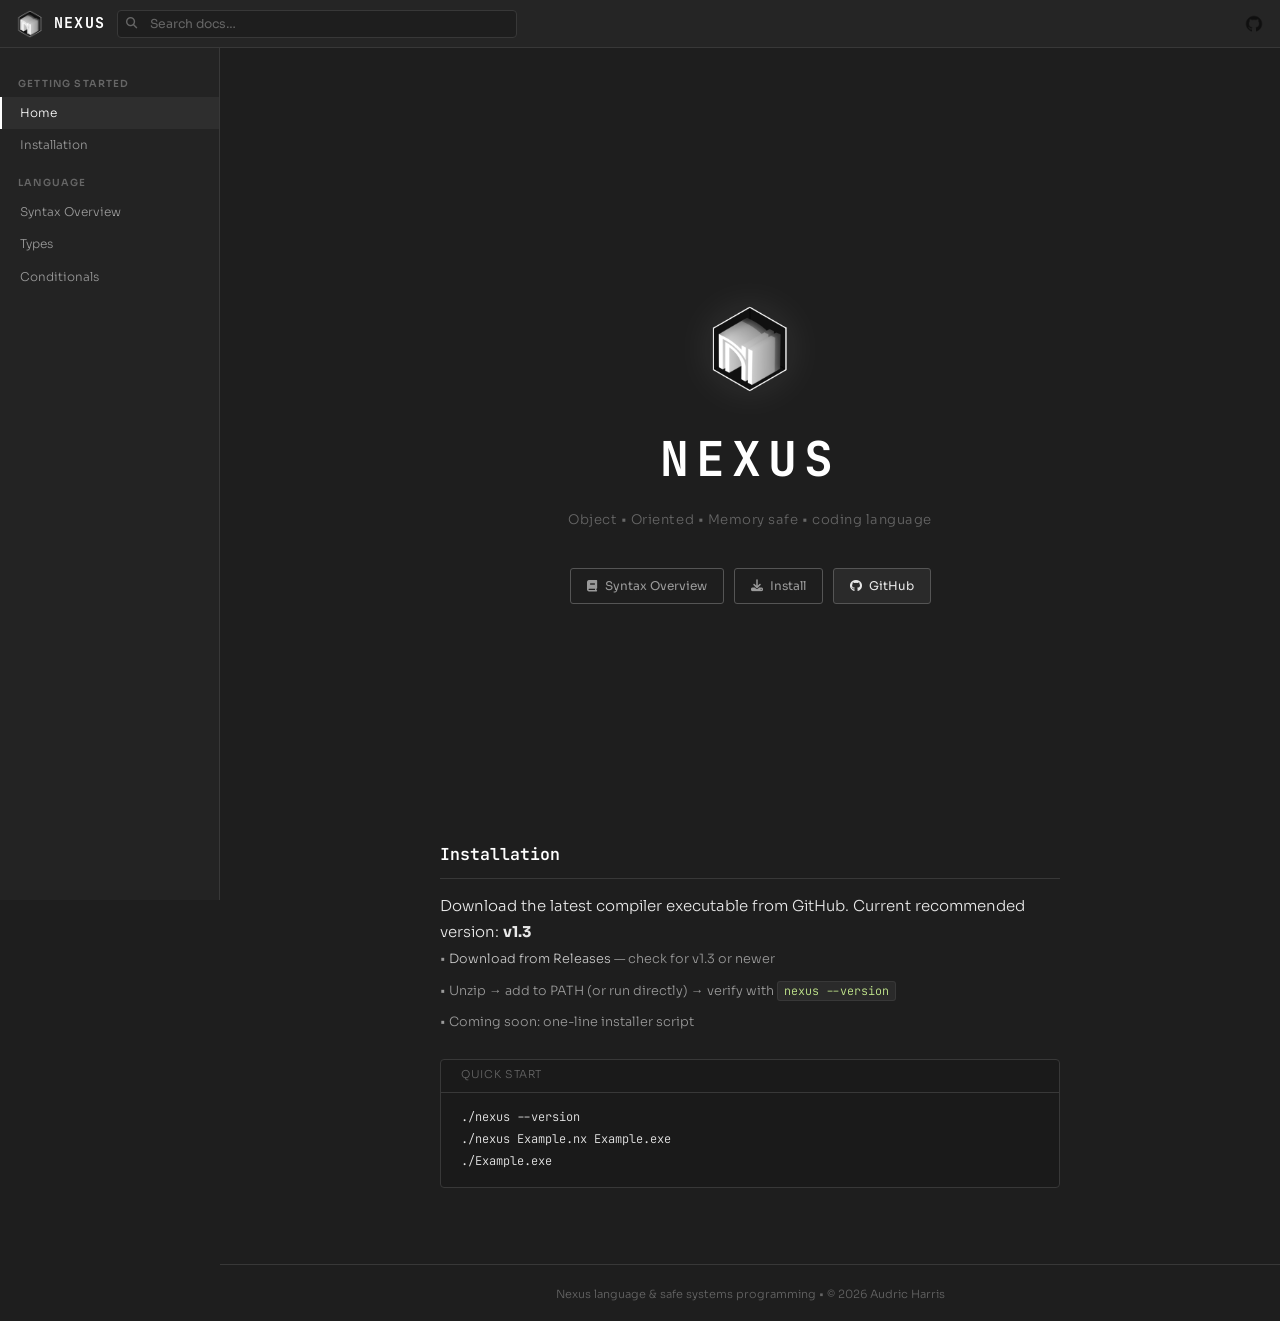
<file: index.html>
<!DOCTYPE html>
<html lang="en">
<head>
  <meta charset="UTF-8" />
  <meta name="viewport" content="width=device-width, initial-scale=1.0"/>
  <title>Nexus — Modern Systems Language</title>
  <link rel="stylesheet" href="css/style.css">
  <link rel="stylesheet"
      href="https://cdnjs.cloudflare.com/ajax/libs/font-awesome/6.5.0/css/all.min.css">
</head>
<body>

  <!-- TOP BAR -->
  <header class="topbar">
    <a href="index.html" class="topbar-logo">
      <img src="images/nexusicon.png" alt="Nexus">
      <span>NEXUS</span>
    </a>

    <!-- Search -->
    <div class="topbar-search" id="searchBox">
      <i class="fas fa-search search-icon"></i>
      <input type="text" id="searchInput" placeholder="Search docs…" autocomplete="off" />
      <div class="search-results" id="searchResults"></div>
    </div>

    <a href="https://github.com/AudricHarris/Nexus-Programming-Language" class="topbar-github" target="_blank" rel="noopener">
      <img src="images/githubicon.png" alt="GitHub" style="width:20px;height:20px;object-fit:contain;vertical-align:middle;filter:invert(1) opacity(0.6);transition:opacity .2s" onmouseover="this.style.opacity=1" onmouseout="this.style.opacity=0.6">
    </a>
  </header>

  <div class="layout">
    <!-- SIDEBAR -->
    <nav class="sidebar">
      <div class="sidebar-section">
        <div class="sidebar-label">Getting Started</div>
        <a href="index.html" class="sidebar-link active">Home</a>
        <a href="index.html#install" class="sidebar-link">Installation</a>
      </div>
      <div class="sidebar-section">
        <div class="sidebar-label">Language</div>
        <a href="docs/01-syntax-overview.html" class="sidebar-link">Syntax Overview</a>
        <a href="docs/02-types.html" class="sidebar-link">Types</a>
        <a href="docs/03-conditionals.html" class="sidebar-link">Conditionals</a>
        <!--<a href="docs/pattern-matching.html" class="sidebar-link">Pattern Matching</a>
        <a href="docs/memory.html" class="sidebar-link">Memory & Ownership</a>
        <a href="docs/classes.html" class="sidebar-link">Classes</a>
        <a href="docs/functions.html" class="sidebar-link">Functions</a>
        <a href="docs/io.html" class="sidebar-link">I/O & Printing</a>-->
      </div>
        <!--<div class="sidebar-section">
        <div class="sidebar-label">Standard Library</div>
        <a href="docs/stdlib-collections.html" class="sidebar-link">Collections</a>
        <a href="docs/stdlib-options.html" class="sidebar-link">Options&lt;T&gt;</a>
      </div>-->
    </nav>

    <!-- CONTENT -->
    <main class="content">
      <!-- Hero -->
      <section class="hero">
        <img src="images/nexusicon.png" alt="Nexus Logo" class="hero-logo">
        <h1>NEXUS</h1>
        <p class="tagline">Object &bull; Oriented &bull; Memory safe &bull; coding language</p>
        <div class="hero-buttons">
          <a href="docs/01-syntax-overview.html" class="btn btn-outline">
            <i class="fas fa-book"></i> Syntax Overview
          </a>
          <a href="#install" class="btn btn-outline">
            <i class="fas fa-download"></i> Install
          </a>
          <a href="https://github.com/AudricHarris/Nexus-Programming-Language" class="btn btn-primary" target="_blank" rel="noopener">
            <i class="fab fa-github"></i> GitHub
          </a>
        </div>
      </section>

      <!-- Install -->
      <section id="install">
        <h2>Installation</h2>
        <p>Download the latest compiler executable from GitHub. Current recommended version: <strong>v1.3</strong></p>
        <ul>
          <li>• <a href="https://github.com/AudricHarris/Nexus-Programming-Language/releases/latest">Download from Releases</a> — check for v1.3 or newer</li>
          <li>• Unzip → add to PATH (or run directly) → verify with <code>nexus --version</code></li>
          <li>• Coming soon: one-line installer script</li>
        </ul>
        <div class="code-example">
          <div class="code-example-label">Quick start</div>
          <pre><code>./nexus --version
./nexus Example.nx Example.exe
./Example.exe</code></pre>
        </div>
      </section>

      <footer>
        <p>Nexus language &amp; safe systems programming &bull; &copy; 2026 Audric Harris</p>
      </footer>
    </main>
  </div>

  <script src="js/search.js"></script>
</body>
</html>
</file>
<file: css/style.css>
@import url('https://fonts.googleapis.com/css2?family=JetBrains+Mono:wght@400;600;700&family=Sora:wght@300;400;600;700&display=swap');

:root {
  --bg-deep:       #1e1e1e;
  --bg-panel:      #252525;
  --bg-sidebar:    #232323;
  --bg-card:       #2a2a2a;
  --border:        #383838;
  --accent:        #c8c8c8;
  --accent-bright: #ffffff;
  --text-primary:  #e8e8e8;
  --text-secondary:#9a9a9a;
  --text-muted:    #666666;
  --btn-border:    #555555;
  --sidebar-w:     220px;
  --topbar-h:      48px;
  --keyword:       #c792ea;
  --type:          #82aaff;
  --string:        #c3e88d;
  --comment:       #546e7a;
  --number:        #f78c6c;
  --fn:            #82aaff;
  --operator:      #89ddff;
}

*, *::before, *::after { box-sizing: border-box; margin: 0; padding: 0; }

html { font-size: 15px; scroll-behavior: smooth; }

body {
  background: var(--bg-deep);
  color: var(--text-primary);
  font-family: 'Sora', sans-serif;
  font-weight: 300;
  line-height: 1.7;
  min-height: 100vh;
  display: flex;
  flex-direction: column;
}

/* ── TOP BAR ─────────────────────────── */
.topbar {
  position: fixed;
  top: 0; left: 0; right: 0;
  height: var(--topbar-h);
  background: var(--bg-panel);
  border-bottom: 1px solid var(--border);
  display: flex;
  align-items: center;
  padding: 0 16px;
  gap: 12px;
  z-index: 200;
}

.topbar-logo {
  display: flex;
  align-items: center;
  gap: 10px;
  text-decoration: none;
  color: var(--text-primary);
  flex-shrink: 0;
}

.topbar-logo img {
  width: 28px;
  height: 28px;
  object-fit: contain;
}

.topbar-logo span {
  font-family: 'JetBrains Mono', monospace;
  font-weight: 700;
  font-size: 1rem;
  letter-spacing: 0.08em;
  color: var(--accent-bright);
}

.topbar-search {
  flex: 1;
  max-width: 400px;
  position: relative;
}

.topbar-search input {
  width: 100%;
  background: var(--bg-deep);
  border: 1px solid var(--border);
  border-radius: 4px;
  padding: 5px 10px 5px 32px;
  color: var(--text-primary);
  font-family: 'Sora', sans-serif;
  font-size: 0.82rem;
  outline: none;
  transition: border-color 0.2s;
}

.topbar-search input:focus { border-color: var(--accent); }
.topbar-search input::placeholder { color: var(--text-muted); }

.topbar-search .search-icon {
  position: absolute;
  left: 9px;
  top: 50%;
  transform: translateY(-50%);
  color: var(--text-muted);
  font-size: 0.75rem;
  pointer-events: none;
}

/* Search Results Dropdown */
.search-results {
  position: absolute;
  top: calc(100% + 6px);
  left: 0;
  right: 0;
  background: var(--bg-card);
  border: 1px solid var(--border);
  border-radius: 4px;
  max-height: 320px;
  overflow-y: auto;
  z-index: 300;
  display: none;
}

.search-results.active { display: block; }

.search-result-item {
  padding: 10px 14px;
  cursor: pointer;
  border-bottom: 1px solid var(--border);
  transition: background 0.15s;
}

.search-result-item:last-child { border-bottom: none; }
.search-result-item:hover { background: var(--bg-panel); }

.search-result-item .result-title {
  font-size: 0.82rem;
  font-weight: 600;
  color: var(--text-primary);
}

.search-result-item .result-page {
  font-size: 0.72rem;
  color: var(--text-muted);
  margin-top: 2px;
}

.search-result-item .result-excerpt {
  font-size: 0.75rem;
  color: var(--text-secondary);
  margin-top: 4px;
  line-height: 1.4;
}

.search-result-item mark {
  background: rgba(200,200,200,0.25);
  color: var(--accent-bright);
  border-radius: 2px;
  padding: 0 2px;
}

.search-no-results {
  padding: 14px;
  text-align: center;
  color: var(--text-muted);
  font-size: 0.82rem;
}

.topbar-github {
  margin-left: auto;
  color: var(--text-secondary);
  font-size: 1.1rem;
  text-decoration: none;
  transition: color 0.2s;
}

.topbar-github:hover { color: var(--accent-bright); }

/* ── LAYOUT ──────────────────────────── */
.layout {
  display: flex;
  padding-top: var(--topbar-h);
  min-height: 100vh;
}

/* ── SIDEBAR ─────────────────────────── */
.sidebar {
  width: var(--sidebar-w);
  background: var(--bg-sidebar);
  border-right: 1px solid var(--border);
  position: fixed;
  top: var(--topbar-h);
  bottom: 0;
  left: 0;
  overflow-y: auto;
  padding: 20px 0;
  z-index: 100;
}

.sidebar-section {
  margin-bottom: 6px;
}

.sidebar-label {
  font-size: 0.65rem;
  font-weight: 600;
  letter-spacing: 0.12em;
  text-transform: uppercase;
  color: var(--text-muted);
  padding: 8px 18px 4px;
}

.sidebar-link {
  display: block;
  padding: 6px 18px;
  font-size: 0.8rem;
  color: var(--text-secondary);
  text-decoration: none;
  border-left: 2px solid transparent;
  transition: color 0.15s, border-color 0.15s, background 0.15s;
  white-space: nowrap;
  overflow: hidden;
  text-overflow: ellipsis;
}

.sidebar-link:hover {
  color: var(--text-primary);
  background: rgba(255,255,255,0.04);
}

.sidebar-link.active {
  color: var(--accent-bright);
  border-left-color: var(--accent-bright);
  background: rgba(255,255,255,0.05);
}

/* ── CONTENT ─────────────────────────── */
.content {
  margin-left: var(--sidebar-w);
  flex: 1;
  min-height: calc(100vh - var(--topbar-h));
}

/* ── HERO (index.html) ───────────────── */
.hero {
  display: flex;
  flex-direction: column;
  align-items: center;
  justify-content: center;
  padding: 80px 40px 60px;
  text-align: center;
  min-height: calc(100vh - var(--topbar-h) - 60px);
}

.hero-logo {
  width: 90px;
  height: 90px;
  object-fit: contain;
  margin-bottom: 24px;
  filter: drop-shadow(0 0 20px rgba(255,255,255,0.1));
}

.hero h1 {
  font-family: 'JetBrains Mono', monospace;
  font-size: 3.2rem;
  font-weight: 700;
  letter-spacing: 0.15em;
  color: var(--accent-bright);
  margin-bottom: 10px;
}

.hero .tagline {
  font-size: 0.88rem;
  color: var(--text-muted);
  letter-spacing: 0.04em;
  margin-bottom: 36px;
}

.hero-buttons {
  display: flex;
  gap: 10px;
  flex-wrap: wrap;
  justify-content: center;
}

/* ── BUTTONS ─────────────────────────── */
.btn {
  display: inline-flex;
  align-items: center;
  gap: 7px;
  padding: 7px 16px;
  border-radius: 3px;
  font-size: 0.8rem;
  font-family: 'Sora', sans-serif;
  font-weight: 400;
  text-decoration: none;
  cursor: pointer;
  transition: background 0.2s, color 0.2s, border-color 0.2s;
}

.btn-primary {
  background: var(--bg-card);
  border: 1px solid var(--btn-border);
  color: var(--text-primary);
}

.btn-primary:hover {
  background: #333;
  border-color: var(--accent);
  color: var(--accent-bright);
}

.btn-outline {
  background: transparent;
  border: 1px solid var(--btn-border);
  color: var(--text-secondary);
}

.btn-outline:hover {
  border-color: var(--accent);
  color: var(--accent-bright);
}

/* ── DOC PAGE ────────────────────────── */
.doc-page {
  max-width: 860px;
  margin: 0 auto;
  padding: 50px 48px 80px;
}

.doc-page h1 {
  font-family: 'JetBrains Mono', monospace;
  font-size: 1.8rem;
  font-weight: 700;
  color: var(--accent-bright);
  margin-bottom: 8px;
  letter-spacing: 0.04em;
}

.doc-page .page-subtitle {
  color: var(--text-muted);
  font-size: 0.85rem;
  margin-bottom: 40px;
  padding-bottom: 20px;
  border-bottom: 1px solid var(--border);
}

.doc-page h2 {
  font-family: 'JetBrains Mono', monospace;
  font-size: 1.05rem;
  font-weight: 600;
  color: var(--text-primary);
  margin: 40px 0 14px;
  padding-bottom: 6px;
  border-bottom: 1px solid var(--border);
  letter-spacing: 0.03em;
}

.doc-page h3 {
  font-size: 0.88rem;
  font-weight: 600;
  color: var(--text-secondary);
  margin: 24px 0 10px;
  text-transform: uppercase;
  letter-spacing: 0.08em;
}

.doc-page p {
  color: var(--text-secondary);
  font-size: 0.88rem;
  margin-bottom: 14px;
  line-height: 1.8;
}

.doc-page ul, .doc-page ol {
  padding-left: 20px;
  margin-bottom: 14px;
}

.doc-page li {
  color: var(--text-secondary);
  font-size: 0.88rem;
  margin-bottom: 5px;
  line-height: 1.7;
}

/* ── INSTALL SECTION ─────────────────── */
#install {
  max-width: 700px;
  margin: 0 auto;
  padding: 0 40px 60px;
}

#install h2 {
  font-family: 'JetBrains Mono', monospace;
  font-size: 1.1rem;
  font-weight: 600;
  color: var(--accent-bright);
  margin-bottom: 14px;
  padding-bottom: 10px;
  border-bottom: 1px solid var(--border);
}

#install ul { list-style: none; padding: 0; margin-bottom: 20px; }
#install ul li {
  color: var(--text-secondary);
  font-size: 0.85rem;
  padding: 5px 0;
  line-height: 1.7;
}
#install ul li a { color: var(--accent); text-decoration: none; }
#install ul li a:hover { color: var(--accent-bright); }

/* ── CODE BLOCKS ─────────────────────── */
pre, .code-example pre {
  background: #1a1a1a;
  border: 1px solid var(--border);
  border-radius: 4px;
  padding: 16px 20px;
  overflow-x: auto;
  margin: 16px 0;
  position: relative;
}

code {
  font-family: 'JetBrains Mono', monospace;
  font-size: 0.8rem;
  line-height: 1.7;
  color: var(--text-primary);
}

p code, li code {
  background: var(--bg-card);
  border: 1px solid var(--border);
  border-radius: 3px;
  padding: 1px 6px;
  font-size: 0.78rem;
  color: #c3e88d;
}

/* Syntax highlighting classes */
.kw  { color: var(--keyword); }
.ty  { color: var(--type); }
.st  { color: var(--string); }
.cm  { color: var(--comment); font-style: italic; }
.nm  { color: var(--number); }
.fn  { color: var(--fn); }
.op  { color: var(--operator); }
.pu  { color: #89ddff; }

/* Prism.js token mapping — bridges Prism's generated classes to the
   same color variables used above, so code blocks use the Nexus
   palette instead of the prism-tomorrow theme's own colors. */
code[class*="language-"], pre[class*="language-"] {
  color: var(--text-primary);
  text-shadow: none;
  background: none;
}
.token.keyword     { color: var(--keyword); }
.token.builtin     { color: var(--keyword); }
.token.type        { color: var(--type); }
.token.string      { color: var(--string); }
.token.comment     { color: var(--comment); font-style: italic; }
.token.number      { color: var(--number); }
.token.function    { color: var(--fn); }
.token.operator    { color: var(--operator); }
.token.punctuation { color: #89ddff; }

/* code-example box */
.code-example {
  background: #1a1a1a;
  border: 1px solid var(--border);
  border-radius: 4px;
  padding: 6px 0 0;
  margin: 16px 0;
  font-size: 0.78rem;
  color: var(--text-muted);
  overflow: hidden;
}

.code-example-label {
  padding: 0 20px 8px;
  font-size: 0.72rem;
  color: var(--text-muted);
  letter-spacing: 0.06em;
  text-transform: uppercase;
}

.code-example pre {
  background: transparent;
  border: none;
  border-top: 1px solid var(--border);
  border-radius: 0;
  margin: 0;
  padding: 14px 20px;
}

/* ── TABLE ───────────────────────────── */
.doc-table {
  width: 100%;
  border-collapse: collapse;
  margin: 16px 0;
  font-size: 0.82rem;
}

.doc-table th {
  background: var(--bg-card);
  padding: 9px 14px;
  text-align: left;
  font-weight: 600;
  color: var(--text-secondary);
  border: 1px solid var(--border);
  font-size: 0.75rem;
  text-transform: uppercase;
  letter-spacing: 0.06em;
}

.doc-table td {
  padding: 8px 14px;
  border: 1px solid var(--border);
  color: var(--text-secondary);
  line-height: 1.5;
}

.doc-table tr:hover td { background: rgba(255,255,255,0.02); }

/* ── CALLOUT ─────────────────────────── */
.callout {
  border-left: 3px solid var(--btn-border);
  background: var(--bg-card);
  padding: 12px 16px;
  border-radius: 0 4px 4px 0;
  margin: 16px 0;
  font-size: 0.84rem;
  color: var(--text-secondary);
}

.callout.note   { border-left-color: var(--type); }
.callout.warn   { border-left-color: #f78c6c; }
.callout strong { color: var(--text-primary); }

/* ── FOOTER ──────────────────────────── */
footer {
  text-align: center;
  padding: 20px;
  color: var(--text-muted);
  font-size: 0.75rem;
  border-top: 1px solid var(--border);
}

/* ── SCROLLBAR ───────────────────────── */
::-webkit-scrollbar { width: 6px; height: 6px; }
::-webkit-scrollbar-track { background: transparent; }
::-webkit-scrollbar-thumb { background: var(--border); border-radius: 3px; }
::-webkit-scrollbar-thumb:hover { background: #555; }

/* ── RESPONSIVE ──────────────────────── */
@media (max-width: 700px) {
  .sidebar { display: none; }
  .content { margin-left: 0; }
  .doc-page { padding: 30px 20px 60px; }
  .hero h1 { font-size: 2rem; }
}
</file>
